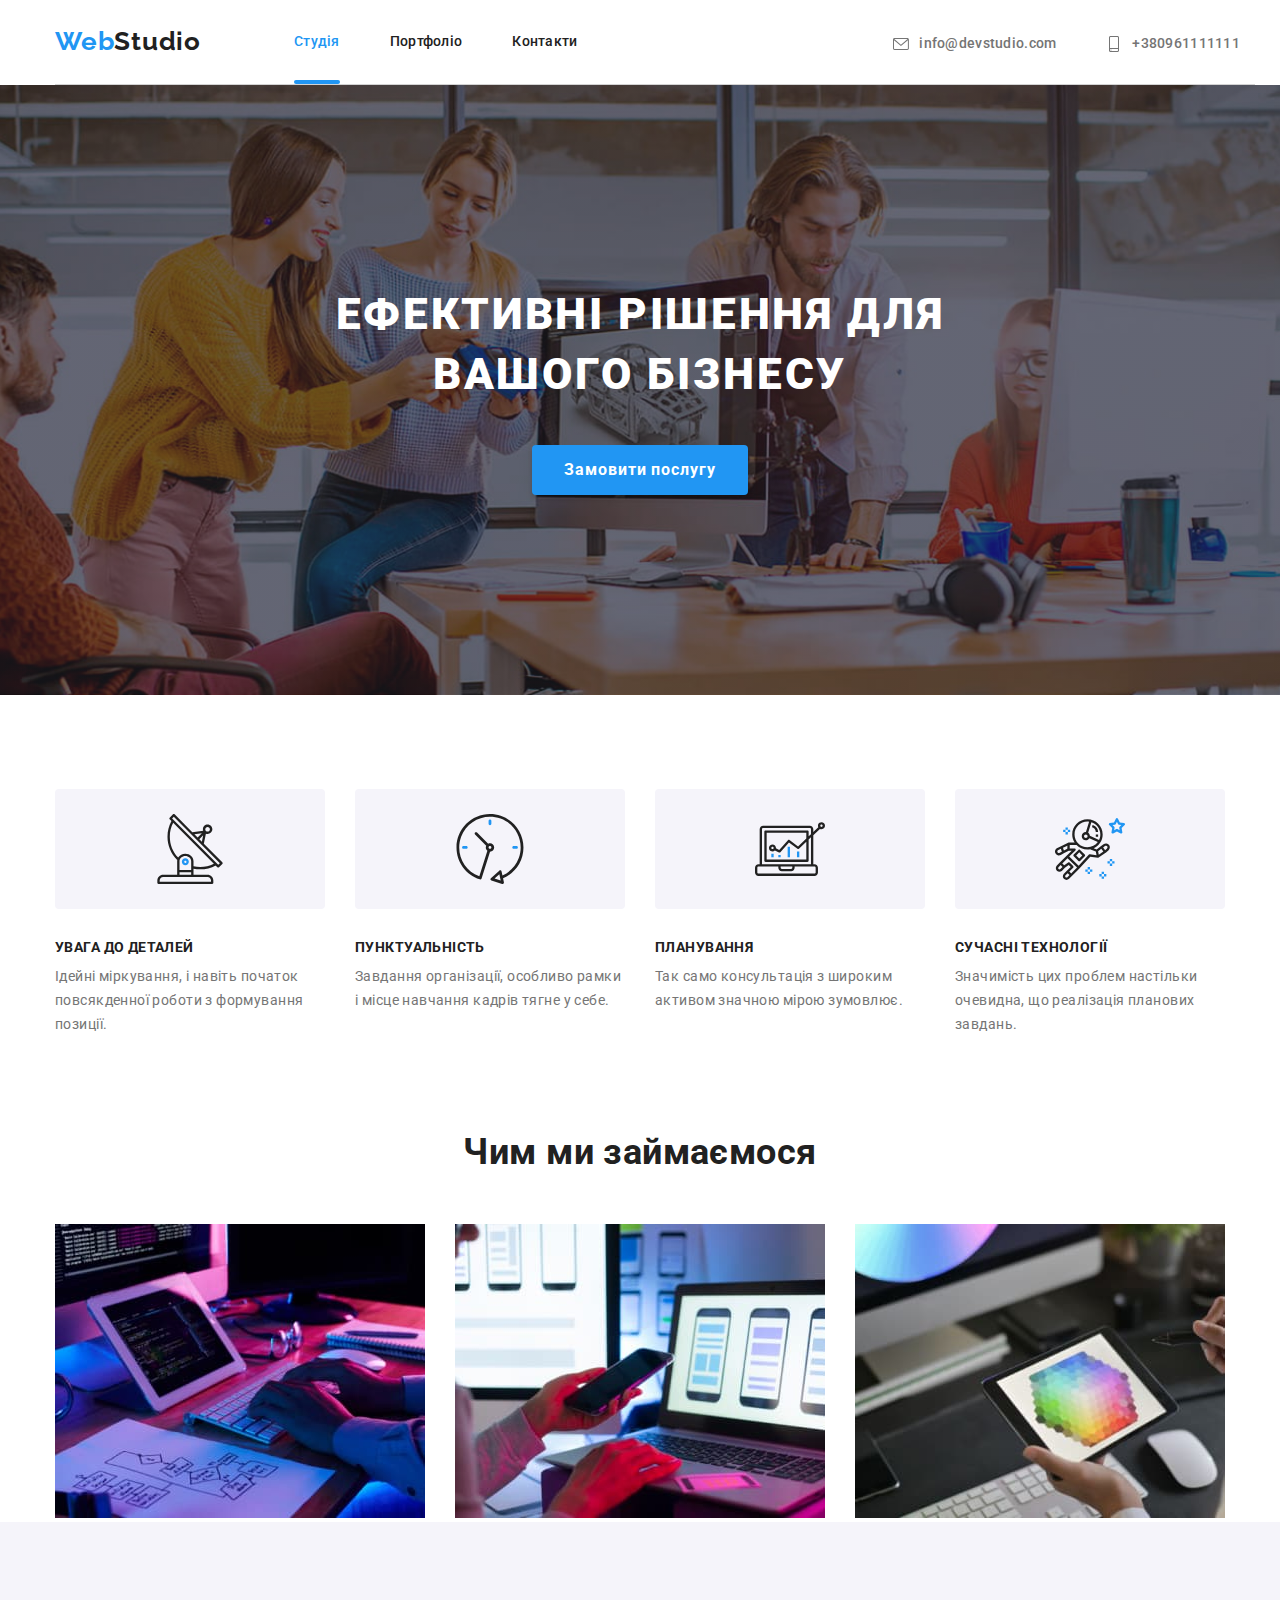
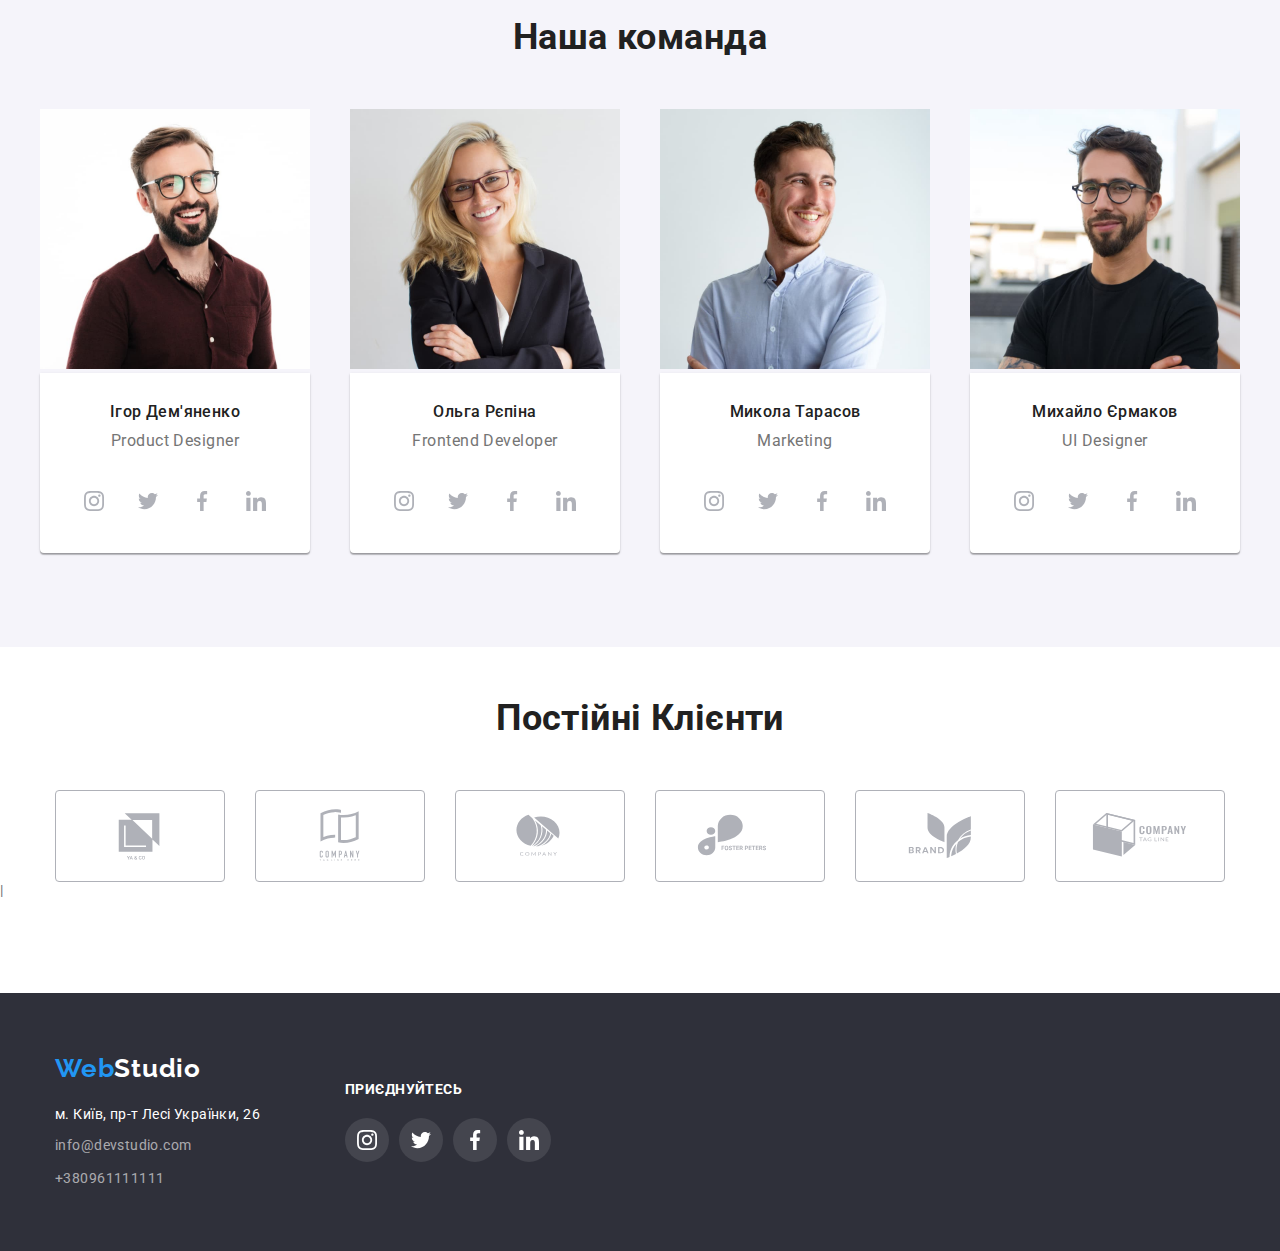
<file: index.html>
<!DOCTYPE html>
<html lang="uk">
  <head>
    <meta charset="UTF-8" />
    <meta http-equiv="X-UA-Compatible" content="IE=edge" />
    <meta name="viewport" content="width=device-width, initial-scale=1.0" />
    <title>Document</title>
    <link
      href="https://fonts.googleapis.com/css2?family=Raleway:wght@700&family=Roboto:wght@400;500;700;900&display=swap"
      rel="stylesheet"
    />
    <link
      rel="stylesheet"
      href="https://cdnjs.cloudflare.com/ajax/libs/modern-normalize/1.1.0/modern-normalize.min.css"
    />
    <link rel="stylesheet" href="./css/styles.css" />
  </head>
  <body class="">
    <header class="container">
      <div class="container header-container header-links">
        <nav class="header-group">
          <a href="./index.html" class="text-decoration logo logo-font logo-margin"
            ><span class="logo logo-font">Web</span>Studio</a
          >
          <ul class="list header-links">
            <li><a href="./index.html" class="current-page link-container">Студія</a></li>
            <li><a href="./portfolio.html" class="text-decoration">Портфоліо</a></li>
            <li><a href="" class="text-decoration">Контакти</a></li>
          </ul>
          <ul class="list rightside-links">
            <li>
              <a href="mailto:info@devstudio.com" class="header-contacts"
                ><svg class="header-icon" height="16" width="16">
                  <use href="./svg/symbol-defs.svg#icon-envelope"></use></svg
                >info@devstudio.com</a
              >
            </li>
            <li>
              <a href="tel:+380961111111" class="header-contacts">
                <svg class="header-icon" height="16" width="16">
                  <use href="./svg/symbol-defs.svg#icon-smartphone"></use></svg
                >+380961111111</a
              >
            </li>
          </ul>
        </nav>
      </div>
    </header>
    <main class="main-container">
      <section class="hero">
        <h1 class="hero-text title">Ефективні рішення для вашого бізнесу</h1>
        <button type="button" class="main-link button-font">Замовити послугу</button>
      </section>

      <section class="benefits-section section">
        <div class="padding-reset">
          <h2 class="visually-hidden title">Наші переваги</h2>
          <ul class="list list-content gap-30">
            <li>
              <div class="icon-container">
                <svg class="benefits-icon">
                  <use href="./svg/symbol-defs.svg#icon-antenna"></use>
                </svg>
              </div>
              <h3 class="benefits title">УВАГА ДО ДЕТАЛЕЙ</h3>
              <p class="benefits-descr">
                Ідейні міркування, і навіть початок повсякденної роботи з формування позиції.
              </p>
            </li>
            <li>
              <div class="icon-container">
                <svg class="benefits-icon">
                  <use href="./svg/symbol-defs.svg#icon-clock"></use>
                </svg>
              </div>
              <h3 class="benefits title">ПУНКТУАЛЬНІСТЬ</h3>
              <p class="benefits-descr">
                Завдання організації, особливо рамки і місце навчання кадрів тягне у себе.
              </p>
            </li>
            <li>
              <div class="icon-container">
                <svg class="benefits-icon">
                  <use href="./svg/symbol-defs.svg#icon-diagram"></use>
                </svg>
              </div>
              <h3 class="benefits title">ПЛАНУВАННЯ</h3>
              <p class="benefits-descr">
                Так само консультація з широким активом значною мірою зумовлює.
              </p>
            </li>
            <li>
              <div class="icon-container">
                <svg class="benefits-icon">
                  <use href="./svg/symbol-defs.svg#icon-astronaut"></use>
                </svg>
              </div>
              <h3 class="benefits title">СУЧАСНІ ТЕХНОЛОГІЇ</h3>
              <p class="benefits-descr">
                Значимість цих проблем настільки очевидна, що реалізація планових завдань.
              </p>
            </li>
          </ul>
        </div>
      </section>
      <section class="section padding-reset container">
        <h2 class="section-article title">Чим ми займаємося</h2>
        <ul class="list list-content">
          <li><img src="./img/box_1.jpg" width="370" alt="рабочий процесс, написание кода" /></li>
          <li><img src="./img/box_2.jpg" width="370" alt="работа над дизайном" /></li>
          <li><img src="./img/box_3.jpg" width="370" alt="подбор цветовой схемы" /></li>
        </ul>
      </section>

      <section class="section container team-section-background">
        <div class="team-section-container">
          <h2 class="section-article title">Наша команда</h2>
          <ul class="list list-content">
            <li class="">
              <img src="./img/img.jpg" width="270" alt="фото дизайнера" />
              <div class="team-card">
                <h3 class="team title">Ігор Дем'яненко</h3>
                <p class="team-spec">Product Designer</p>
                <ul class="socials list">
                  <li class="socials-link-background">
                    <a
                      class="socials-link link"
                      href="https://instagram.com"
                      target="_blank"
                      rel="nofollow noopener noreferrer"
                      aria-label="Instagram"
                    >
                      <svg class="socials-icon" width="20" height="20">
                        <use href="./svg/symbol-defs.svg#icon-instagram"></use>
                      </svg>
                    </a>
                  </li>
                  <li class="socials-link-background">
                    <a
                      class="socials-link link"
                      href="https://twitter.com"
                      aria-label="Twitter"
                      target="_blank"
                      rel="nofollow noopener noreferrer"
                    >
                      <svg class="socials-icon" width="20" height="20">
                        <use href="./svg/symbol-defs.svg#icon-twitter"></use>
                      </svg>
                    </a>
                  </li>
                  <li class="socials-link-background">
                    <a
                      class="socials-link link"
                      href="https://facebook.com"
                      aria-label="Facebook"
                      target="_blank"
                      rel="nofollow noopener noreferrer"
                    >
                      <svg class="socials-icon" width="20" height="20">
                        <use href="./svg/symbol-defs.svg#icon-facebook"></use>
                      </svg>
                    </a>
                  </li>
                  <li class="socials-link-background">
                    <a
                      class="socials-link link"
                      href="https://linkedin.com"
                      aria-label="LinkedIn"
                      target="_blank"
                      rel="nofollow noopener noreferrer"
                    >
                      <svg class="socials-icon" width="20" height="20">
                        <use href="./svg/symbol-defs.svg#icon-linkedin"></use>
                      </svg>
                    </a>
                  </li>
                </ul>
              </div>
            </li>
            <li class="">
              <img src="./img/img_(1).jpg" width="270" alt="фото фронтэнд разработчика" />
              <div class="team-card">
                <h3 class="team title">Ольга Рєпіна</h3>
                <p class="team-spec">Frontend Developer</p>
                <ul class="socials list">
                  <li class="socials-link-background">
                    <a
                      class="socials-link link"
                      href="https://instagram.com"
                      target="_blank"
                      rel="nofollow noopener noreferrer"
                      aria-label="Instagram"
                    >
                      <svg class="socials-icon" width="20" height="20">
                        <use href="./svg/symbol-defs.svg#icon-instagram"></use>
                      </svg>
                    </a>
                  </li>
                  <li class="socials-link-background">
                    <a
                      class="socials-link link"
                      href="https://twitter.com"
                      aria-label="Twitter"
                      target="_blank"
                      rel="nofollow noopener noreferrer"
                    >
                      <svg class="socials-icon" width="20" height="20">
                        <use href="./svg/symbol-defs.svg#icon-twitter"></use>
                      </svg>
                    </a>
                  </li>
                  <li class="socials-link-background">
                    <a
                      class="socials-link link"
                      href="https://facebook.com"
                      aria-label="Facebook"
                      target="_blank"
                      rel="nofollow noopener noreferrer"
                    >
                      <svg class="socials-icon" width="20" height="20">
                        <use href="./svg/symbol-defs.svg#icon-facebook"></use>
                      </svg>
                    </a>
                  </li>
                  <li class="socials-link-background">
                    <a
                      class="socials-link link"
                      href="https://linkedin.com"
                      aria-label="LinkedIn"
                      target="_blank"
                      rel="nofollow noopener noreferrer"
                    >
                      <svg class="socials-icon" width="20" height="20">
                        <use href="./svg/symbol-defs.svg#icon-linkedin"></use>
                      </svg>
                    </a>
                  </li>
                </ul>
              </div>
            </li>
            <li class="">
              <img src="./img/img_(2).jpg" width="270" alt="фото маркетинг менеджера" />
              <div class="team-card">
                <h3 class="team title">Микола Тарасов</h3>
                <p class="team-spec">Marketing</p>
                <ul class="socials list">
                  <li class="socials-link-background">
                    <a
                      class="socials-link link"
                      href="https://instagram.com"
                      target="_blank"
                      rel="nofollow noopener noreferrer"
                      aria-label="Instagram"
                    >
                      <svg class="socials-icon" width="20" height="20">
                        <use href="./svg/symbol-defs.svg#icon-instagram"></use>
                      </svg>
                    </a>
                  </li>
                  <li class="socials-link-background">
                    <a
                      class="socials-link link"
                      href="https://twitter.com"
                      aria-label="Twitter"
                      target="_blank"
                      rel="nofollow noopener noreferrer"
                    >
                      <svg class="socials-icon" width="20" height="20">
                        <use href="./svg/symbol-defs.svg#icon-twitter"></use>
                      </svg>
                    </a>
                  </li>
                  <li class="socials-link-background">
                    <a
                      class="socials-link link"
                      href="https://facebook.com"
                      aria-label="Facebook"
                      target="_blank"
                      rel="nofollow noopener noreferrer"
                    >
                      <svg class="socials-icon" width="20" height="20">
                        <use href="./svg/symbol-defs.svg#icon-facebook"></use>
                      </svg>
                    </a>
                  </li>
                  <li class="socials-link-background">
                    <a
                      class="socials-link link"
                      href="https://linkedin.com"
                      aria-label="LinkedIn"
                      target="_blank"
                      rel="nofollow noopener noreferrer"
                    >
                      <svg class="socials-icon" width="20" height="20">
                        <use href="./svg/symbol-defs.svg#icon-linkedin"></use>
                      </svg>
                    </a>
                  </li>
                </ul>
              </div>
            </li>
            <li class="">
              <img src="./img/img_(3).jpg" width="270" alt="фото дизайнера интерфейса" />
              <div class="team-card">
                <h3 class="team title">Михайло Єрмаков</h3>
                <p class="team-spec">UI Designer</p>
                <ul class="socials list">
                  <li class="socials-link-background">
                    <a
                      class="socials-link link"
                      href="https://instagram.com"
                      target="_blank"
                      rel="nofollow noopener noreferrer"
                      aria-label="Instagram"
                    >
                      <svg class="socials-icon" width="20" height="20">
                        <use href="./svg/symbol-defs.svg#icon-instagram"></use>
                      </svg>
                    </a>
                  </li>
                  <li class="socials-link-background">
                    <a
                      class="socials-link link"
                      href="https://twitter.com"
                      aria-label="Twitter"
                      target="_blank"
                      rel="nofollow noopener noreferrer"
                    >
                      <svg class="socials-icon" width="20" height="20">
                        <use href="./svg/symbol-defs.svg#icon-twitter"></use>
                      </svg>
                    </a>
                  </li>
                  <li class="socials-link-background">
                    <a
                      class="socials-link link"
                      href="https://facebook.com"
                      aria-label="Facebook"
                      target="_blank"
                      rel="nofollow noopener noreferrer"
                    >
                      <svg class="socials-icon" width="20" height="20">
                        <use href="./svg/symbol-defs.svg#icon-facebook"></use>
                      </svg>
                    </a>
                  </li>
                  <li class="socials-link-background">
                    <a
                      class="socials-link link"
                      href="https://linkedin.com"
                      aria-label="LinkedIn"
                      target="_blank"
                      rel="nofollow noopener noreferrer"
                    >
                      <svg class="socials-icon" width="20" height="20">
                        <use href="./svg/symbol-defs.svg#icon-linkedin"></use>
                      </svg>
                    </a>
                  </li>
                </ul>
              </div>
            </li>
          </ul>
        </div>
      </section>
      <section class="clients-container">
        <h3 class="title section-article">Постійні Клієнти</h3>
        <div class="">
          <ul class="list clients-section">
            <li class="">
              <a href="" class="clients-link">
                <svg class="clients-icon" width="106" height="60">
                  <use href="./svg/symbol-defs.svg#icon-Logo1"></use>
                </svg>
              </a>
            </li>
            <li class="">
              <a href="" class="clients-link">
                <svg class="clients-icon" width="106" height="60">
                  <use href="./svg/symbol-defs.svg#icon-Logo2"></use>
                </svg>
              </a>
            </li>
            <li class="">
              <a href="" class="clients-link">
                <svg class="clients-icon" width="106" height="60">
                  <use href="./svg/symbol-defs.svg#icon-Logo3"></use>
                </svg>
              </a>
            </li>
            <li class="">
              <a href="" class="clients-link">
                <svg class="clients-icon" width="106" height="60">
                  <use href="./svg/symbol-defs.svg#icon-Logo4"></use>
                </svg>
              </a>
            </li>
            <li class="">
              <a href="" class="clients-link">
                <svg class="clients-icon" width="106" height="60">
                  <use href="./svg/symbol-defs.svg#icon-Logo5"></use>
                </svg>
              </a>
            </li>
            <li class="">
              <a href="" class="clients-link">
                <svg class="clients-icon" width="106" height="60">
                  <use href="./svg/symbol-defs.svg#icon-Logo6"></use>
                </svg>
              </a>
            </li>
          </ul>
          |
        </div>
      </section>
    </main>
    <footer class="footer">
      <div class="container footer-container">
        <div>
          <a href="./index.html" class="text-decoration logo-font logo-footer"
            ><span class="logo logo-font">Web</span>Studio</a
          >
          <address class="adress-font">
            <ul class="list footer-contacts">
              <li><a href="" class="adress list">м. Київ, пр-т Лесі Українки, 26</a></li>
              <li>
                <a href="mailto:info@devstudio.com" class="adress-info list">info@devstudio.com</a>
              </li>
              <li><a href="tel:+380961111111 " class="adress-info list">+380961111111</a></li>
            </ul>
          </address>
        </div>
        <div>
          <p class="footer-title">приєднуйтесь</p>
          <ul class="socials list background-links">
            <li class="socials-link-background">
              <a
                class="socials-link link"
                href="https://instagram.com"
                target="_blank"
                rel="nofollow noopener noreferrer"
                aria-label="Instagram"
              >
                <svg class="socials-icon-footer" width="20" height="20">
                  <use href="./svg/symbol-defs.svg#icon-instagram"></use>
                </svg>
              </a>
            </li>
            <li class="socials-link-background">
              <a
                class="socials-link link"
                href="https://twitter.com"
                aria-label="Twitter"
                target="_blank"
                rel="nofollow noopener noreferrer"
              >
                <svg class="socials-icon-footer" width="20" height="20">
                  <use href="./svg/symbol-defs.svg#icon-twitter"></use>
                </svg>
              </a>
            </li>
            <li class="socials-link-background">
              <a
                class="socials-link link"
                href="https://facebook.com"
                aria-label="Facebook"
                target="_blank"
                rel="nofollow noopener noreferrer"
              >
                <svg class="socials-icon-footer" width="20" height="20">
                  <use href="./svg/symbol-defs.svg#icon-facebook"></use>
                </svg>
              </a>
            </li>
            <li class="socials-link-background">
              <a
                class="socials-link link"
                href="https://linkedin.com"
                aria-label="LinkedIn"
                target="_blank"
                rel="nofollow noopener noreferrer"
              >
                <svg class="socials-icon-footer" width="20" height="20">
                  <use href="./svg/symbol-defs.svg#icon-linkedin"></use>
                </svg>
              </a>
            </li>
          </ul>
        </div>
      </div>
    </footer>
  </body>
</html>
</file>
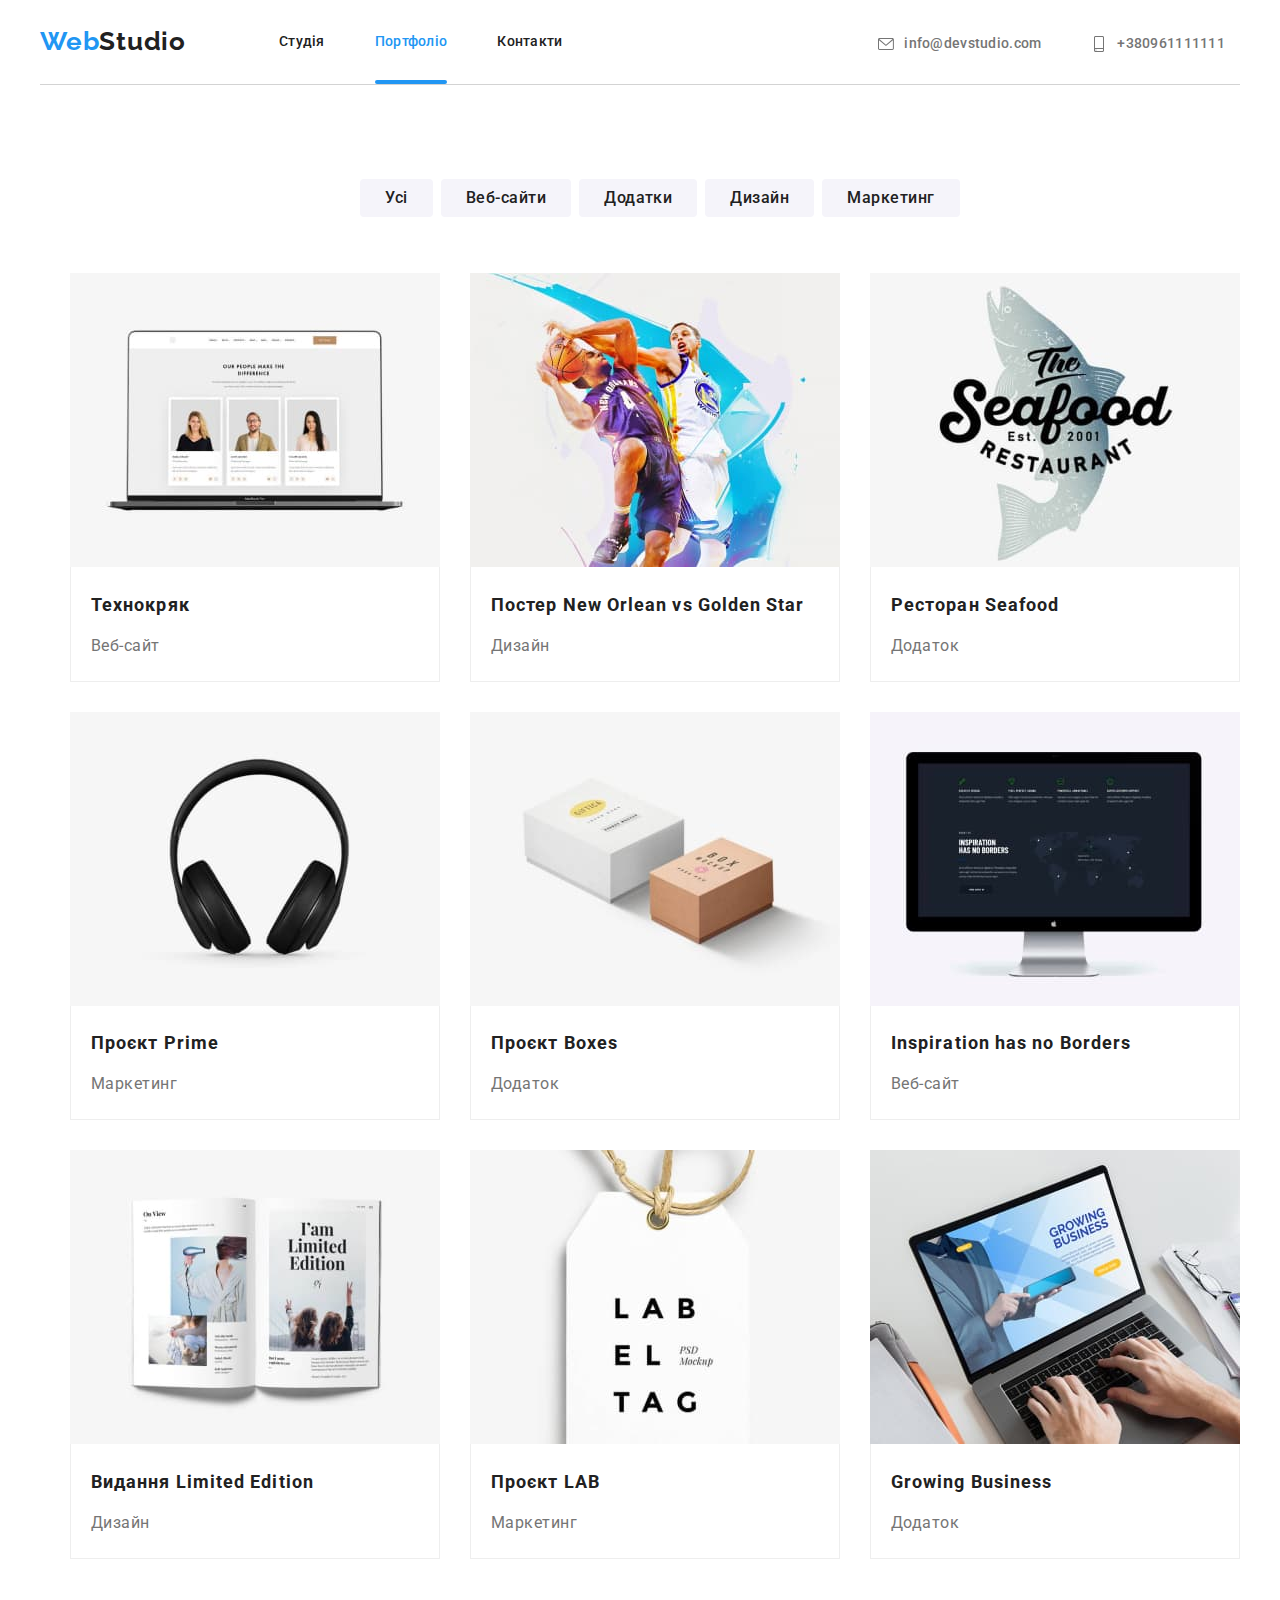
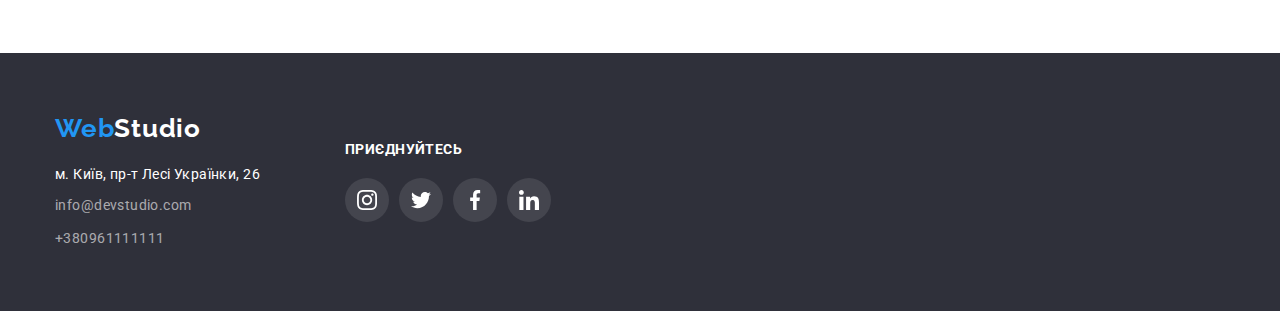
<file: portfolio.html>
<!DOCTYPE html>
<html lang="uk">
  <head>
    <meta charset="UTF-8" />
    <meta http-equiv="X-UA-Compatible" content="IE=edge" />
    <meta name="viewport" content="width=device-width, initial-scale=1.0" />
    <title>Document</title>
    <link
      href="https://fonts.googleapis.com/css2?family=Raleway:wght@700&family=Roboto:wght@400;500;700;900&display=swap"
      rel="stylesheet"
    />
    <link
      rel="stylesheet"
      href="https://cdnjs.cloudflare.com/ajax/libs/modern-normalize/1.1.0/modern-normalize.min.css"
    />
    <link rel="stylesheet" href="./css/styles.css" />
  </head>
  <body class="">
    <header class="header-underline">
      <div class="container header-links header-container">
        <nav class="header-group">
          <a href="./index.html" class="text-decoration logo logo-font logo-margin"
            ><span class="logo logo-font">Web</span>Studio</a
          >
          <ul class="list header-links">
            <li><a href="./index.html" class="text-decoration link-container">Студія</a></li>
            <li><a href="./portfolio.html" class="current-page link-container">Портфоліо</a></li>
            <li><a href="" class="text-decoration link-container">Контакти</a></li>
          </ul>
          <ul class="list rightside-links">
            <li>
              <a href="mailto:info@devstudio.com" class="header-contacts"
                ><svg class="header-icon" height="16" width="16">
                  <use href="./svg/symbol-defs.svg#icon-envelope"></use></svg
                >info@devstudio.com</a
              >
            </li>
            <li>
              <a href="tel:+380961111111" class="header-contacts">
                <svg class="header-icon" height="16" width="16">
                  <use href="./svg/symbol-defs.svg#icon-smartphone"></use></svg
                >+380961111111</a
              >
            </li>
          </ul>
        </nav>
      </div>
    </header>
    <main>
      <section class="section container">
        <h1 class="visually-hidden">Страница Портфолио</h1>
        <ul class="project-filter-container">
          <li><button type="button" class="project-filter filter-button-font">Усі</button></li>
          <li>
            <button type="button" class="project-filter filter-button-font">Веб-сайти</button>
          </li>
          <li>
            <button type="button" class="project-filter filter-button-font">Додатки</button>
          </li>
          <li><button type="button" class="project-filter filter-button-font">Дизайн</button></li>
          <li>
            <button type="button" class="project-filter filter-button-font">Маркетинг</button>
          </li>
        </ul>
        <section class="filter-section">
          <div class="">
            <ul class="list portfolio-list-content">
              <li class="filter-link">
                <a href="" class="filter-content list">
                  <img
                    src="./img/portfolio_img/img.jpg"
                    width="370"
                    alt="превью сайта с тремя карточками участников проекта"
                  />
                  <div class="filter-card">
                    <h2 class="project-name title">Технокряк</h2>
                    <p class="project-category">Веб-сайт</p>
                  </div>
                </a>
              </li>
              <li class="">
                <a href="" class="filter-focus filter-content list">
                  <img
                    src="./img/portfolio_img/img-(1).jpg"
                    width="370"
                    alt="баскетбольный постер, два игрока и мяч"
                  />
                  <div class="filter-card">
                    <h2 class="title project-name">Постер New Orlean vs Golden Star</h2>
                    <p class="project-category">Дизайн</p>
                  </div>
                </a>
              </li>
              <li class="">
                <a href="" class="filter-focus filter-content list">
                  <img
                    src="./img/portfolio_img/img-(2).jpg"
                    width="370"
                    alt="рекламный баннер ресторана с изображенеим его названия и рыбы на заднем фоне"
                  />
                  <div class="filter-card">
                    <h2 class="title project-name">Ресторан Seafood</h2>
                    <p class="project-category">Додаток</p>
                  </div>
                </a>
              </li>
              <li class="">
                <a href="" class="filter-focus filter-content list">
                  <img
                    src="./img/portfolio_img/img-(3).jpg"
                    width="370"
                    alt="накладные полноразмерные наушники"
                  />
                  <div class="filter-card">
                    <h2 class="title project-name">Проєкт Prime</h2>
                    <p class="project-category">Маркетинг</p>
                  </div>
                </a>
              </li>
              <li class="">
                <a href="" class="filter-focus filter-content list">
                  <img
                    src="./img/portfolio_img/img-(4).jpg"
                    width="370"
                    alt="две коробки с подписями"
                  />
                  <div class="filter-card">
                    <h2 class="title project-name">Проєкт Boxes</h2>
                    <p class="project-category">Додаток</p>
                  </div>
                </a>
              </li>
              <li class="">
                <a href="" class="filter-focus filter-content list">
                  <img
                    src="./img/portfolio_img/img-(5).jpg"
                    width="370"
                    alt="пользовательский интерфейс сайта на мониторе"
                  />
                  <div class="filter-card">
                    <h2 class="title project-name">Inspiration has no Borders</h2>
                    <p class="project-category">Веб-сайт</p>
                  </div>
                </a>
              </li>
              <li class="">
                <a href="" class="filter-focus filter-content list">
                  <img
                    src="./img/portfolio_img/img-(6).jpg"
                    width="370"
                    alt="книга с иллюстрациями и подписями к ним"
                  />
                  <div class="filter-card">
                    <h2 class="title project-name">Видання Limited Edition</h2>
                    <p class="project-category">Дизайн</p>
                  </div>
                </a>
              </li>
              <li>
                <a href="" class="filter-focus filter-content list">
                  <img
                    src="./img/portfolio_img/img-(7).jpg"
                    width="370"
                    alt="ярлык на верёвочке с логотипом проекта"
                  />
                  <div class="filter-card">
                    <h2 class="title project-name">Проєкт LAB</h2>
                    <p class="project-category">Маркетинг</p>
                  </div>
                </a>
              </li>
              <li class="">
                <a href="" class="filter-focus filter-content list">
                  <img
                    src="./img/portfolio_img/img-(8).jpg"
                    width="370"
                    alt="человек просматривающий домашнюю страницу проекта"
                  />
                  <div class="filter-card">
                    <h2 class="title project-name">Growing Business</h2>
                    <p class="project-category">Додаток</p>
                  </div>
                </a>
              </li>
            </ul>
          </div>
        </section>
      </section>
    </main>
    <footer class="footer">
      <div class="container footer-container">
        <div>
          <a href="./index.html" class="text-decoration logo-font logo-footer"
            ><span class="logo logo-font">Web</span>Studio</a
          >
          <address class="adress-font">
            <ul class="list footer-contacts">
              <li><a href="" class="adress list">м. Київ, пр-т Лесі Українки, 26</a></li>
              <li>
                <a href="mailto:info@devstudio.com" class="adress-info list">info@devstudio.com</a>
              </li>
              <li><a href="tel:+380961111111 " class="adress-info list">+380961111111</a></li>
            </ul>
          </address>
        </div>
        <div>
          <p class="footer-title">приєднуйтесь</p>
          <ul class="socials list background-links">
            <li class="socials-link-background">
              <a
                class="socials-link link"
                href="https://instagram.com"
                target="_blank"
                rel="nofollow noopener noreferrer"
                aria-label="Instagram"
              >
                <svg class="socials-icon-footer" width="20" height="20">
                  <use href="./svg/symbol-defs.svg#icon-instagram"></use>
                </svg>
              </a>
            </li>
            <li class="socials-link-background">
              <a
                class="socials-link link"
                href="https://twitter.com"
                aria-label="Twitter"
                target="_blank"
                rel="nofollow noopener noreferrer"
              >
                <svg class="socials-icon-footer" width="20" height="20">
                  <use href="./svg/symbol-defs.svg#icon-twitter"></use>
                </svg>
              </a>
            </li>
            <li class="socials-link-background">
              <a
                class="socials-link link"
                href="https://facebook.com"
                aria-label="Facebook"
                target="_blank"
                rel="nofollow noopener noreferrer"
              >
                <svg class="socials-icon-footer" width="20" height="20">
                  <use href="./svg/symbol-defs.svg#icon-facebook"></use>
                </svg>
              </a>
            </li>
            <li class="socials-link-background">
              <a
                class="socials-link link"
                href="https://linkedin.com"
                aria-label="LinkedIn"
                target="_blank"
                rel="nofollow noopener noreferrer"
              >
                <svg class="socials-icon-footer" width="20" height="20">
                  <use href="./svg/symbol-defs.svg#icon-linkedin"></use>
                </svg>
              </a>
            </li>
          </ul>
        </div>
      </div>
    </footer>
  </body>
</html>
</file>
<file: css/styles.css>
/* основной текст #757575; */
/* вторичный текст #212121; */
/* акцент #2196F3; */
/* белый текст шрифта #ffffff */
:root {
  --primary-text-color: #757575;
  --title-text-color: #212121;
  --accent-text-color: #2196f3;
  --white-text-color: #ffffff;
  --background-color: #2f303a;
  --footer-adress-text-color-alfa: rgba(255, 255, 255, 0.6);
  --filter-backfround-color: #f5f4fa;
  --project-filter-focus: 0px 3px 1px rgba(0, 0, 0, 0.1), 0px 1px 2px rgba(0, 0, 0, 0.08),
    0px 2px 2px rgba(0, 0, 0, 0.12);
}

html {
  box-sizing: border-box;
}

*,
*::before,
*::after {
  box-sizing: inherit;
}

body {
  font-family: roboto, sans-serif;
  color: var(--primary-text-color);
  line-height: 1.2;
  letter-spacing: 0.03em;
  font-size: 14px;
}

h1,
h2,
h3,
h4,
h5,
h6,
p,
ul {
  margin-top: 0;
  margin-bottom: 0;
}

.container {
  width: 1200px;
  padding-left: 15px;
  padding-right: 15px;
  margin: 0 auto;
}

.section {
  padding-top: 94px;
  padding-bottom: 94px;
}

.logo {
  font-family: 'Raleway', sans-serif;
  font-style: normal;
  font-weight: 700;
  font-size: 26px;
  line-height: 1.2;
  letter-spacing: 0.03em;
  color: var(--accent-text-color);
  list-style-type: none;
}

.logo-font {
  font-family: Raleway, sans-serif;
  font-style: normal;
  font-weight: 700;
  font-size: 26px;
  line-height: 1.2;
  letter-spacing: 0.03em;
  padding-top: 24px;
  padding-bottom: 25px;
}

.header-container {
  display: flex;
  border-bottom: 1px solid lightgrey;
}

.header-links {
  color: var(--primary-text-color);
  list-style-type: none;
  font-weight: 500;
  font-size: 14px;
  line-height: 1.14;
  letter-spacing: 0.02em;
  display: flex;
  padding-left: 0;
  align-items: stretch;
  height: 100%;

}

.header-links>li>a {
  height: 100%;
  text-align: center;
  display: flex;
  align-items: center;
  justify-content: center;
}

.header-links>li:not(:last-of-type) {
  margin-right: 50px;
}


.header-group {
  display: flex;
  flex-wrap: nowrap;
  justify-content: left;
  width: 100%;
  align-items: center;
}

.header-contacts {
  display: inline-block;
  color: var(--primary-text-color);
  margin-top: 32px;
  margin-bottom: 32px;
  list-style-type: none;
  font-weight: 500;
  font-size: 14px;
  line-height: 1.14;
  letter-spacing: 0.02em;
  text-decoration: none;
}

.logo-margin {
  margin-right: 93px;
}

.rightside-links {
  display: flex;
  justify-content: flex-end;
  flex-wrap: nowrap;
  margin-left: auto;
  padding-left: 0;
}

.rightside-links>li:not(:last-of-type) {
  margin-right: 50px;
}

.header-links a:hover,
.header-links a:focus {
  color: var(--accent-text-color);

}

.rightside-links a:hover .header-icon,
.rightside-links a:focus .header-icon {
  fill: #2196f3;
}


.clients-icon {
  fill: #afb1b8;
}

.clients-link :hover,
.clients-link :focus {
  fill: var(var--accent-text-color);
}

.current-page {
  position: relative;
  color: var(--accent-text-color);
  text-decoration: none;
  list-style-type: none;
}

.current-page::after {
  display: block;
  content: '';
  width: 100%;
  position: absolute;
  bottom: 0;
  left: 0;
  height: 4px;
  border-radius: 2px;
  background-color: var(--accent-text-color);
}

.title {
  color: var(--title-text-color);
}

.hero {
  background-image: linear-gradient(rgba(47, 48, 58, 0.4), rgba(47, 48, 58, 0.4)),
    url(../img/background_img/Img.jpg);
  background-repeat: no-repeat;
  background-position: center;
  background-size: cover;
  text-align: center;
  margin-top: 0px;
  margin-left: auto;
  margin-right: auto;
  padding-top: 200px;
  padding-bottom: 200px;
  max-width: 1600px;
}

.hero-text {
  color: var(--white-text-color);
  letter-spacing: 0.06em;
  text-transform: uppercase;
  font-weight: 900;
  font-size: 44px;
  line-height: 1.36;
  width: 696px;
  margin-left: auto;
  margin-right: auto;
  margin-bottom: 40px;
}



.main-link {
  color: var(--white-text-color);
  background-color: var(--accent-text-color);
  box-shadow: 0px 4px 4px rgba(0, 0, 0, 0.15);
  border-radius: 4px;
  width: 216px;
  height: 50px;
  border: none;
}

.button-font {
  font-weight: 700;
  font-size: 16px;
  line-height: 1.87;
  letter-spacing: 0.06em;
}

.project-name {
  font-weight: 700;
  font-size: 18px;
  line-height: 2;
  letter-spacing: 0.06em;
  margin-bottom: 4px;
}

.filter-card {
  margin-top: -4px;
  padding: 20px;
  background: #ffffff;
  border: 1px solid #eeeeee;
  border-top: none;

}

.project-category {
  font-size: 16px;
  line-height: 30px;
  letter-spacing: 0.03em;
  padding-top: 4px;
  color: var(--primary-text-color);
}

.benefits-section {
  display: flex;
  flex-direction: row;
  justify-content: center;
  row-gap: 30px;
  width: 1200px;
  padding-left: 15px;
  padding-right: 15px;
  margin-left: 85px;
  margin-right: 85px;
  margin: 0 auto;
}

.benefits {
  text-transform: uppercase;
  font-size: 14px;
  line-height: 1.2;
  text-transform: uppercase;
  padding-bottom: 10px;
}

.benefits-descr {
  line-height: 1.71;
  letter-spacing: 0.03em;
}

.section-article {
  font-size: 36px;
  line-height: 1.2;
  text-align: center;
  margin-bottom: 50px;
}

.list-content {
  display: flex;
  justify-content: center;
  justify-content: space-between;
  padding-left: 0;
}

.portfolio-list-content {
  display: flex;
  justify-content: space-between;
  justify-content: center;
  padding-left: 0;
  flex-wrap: wrap;
  gap: 30px;
}

.team-card {
  padding-left: 32px;
  padding-right: 32px;
  padding-bottom: 30px;
  padding-top: 30px;
  display: flex;
  flex-wrap: nowrap;
  flex-direction: column;
  justify-content: space-around;
  text-align: center;
  background: #ffffff;
  box-shadow: 0px 1px 3px rgba(0, 0, 0, 0.12), 0px 1px 1px rgba(0, 0, 0, 0.14),
    0px 2px 1px rgba(0, 0, 0, 0.2);
  border-radius: 0px 0px 4px 4px;
  width: 270px;
  left: 1115px;
  top: 1632px;
}

.team {
  font-weight: 500;
  font-size: 16px;
  line-height: 1.18;
}

.team-spec {
  font-size: 16px;
  line-height: 1.18;
  letter-spacing: 0.03em;
  margin-top: 10px;
  margin-bottom: 28px;
}

.team-section-background {
  display: flex;
  justify-content: center;
  background-color: #F5F4FA;
  margin: 0;
  width: 100%;
}

.team-section-container {
  width: 1200px;

}

.adress {
  color: var(--white-text-color);
}

.project-filter {
  color: var(--title-text-color);
  background-color: var(--filter-backfround-color);
  border: none;
  font-family: inherit;
  font-weight: 500;
  font-size: 16px;
  line-height: 1.62;
  text-align: center;
  letter-spacing: 0.03em;
  cursor: pointer;
  background: #f5f4fa;
  border-radius: 4px;
  padding: 6px 25px;
}

.project-filter:hover,
.project-filter:focus {
  color: var(--white-text-color);
  background-color: var(--accent-text-color);
  box-shadow: var(--project-filter-focus);
  background: #2196f3;
  box-shadow: 0px 3px 1px rgba(0, 0, 0, 0.1), 0px 1px 2px rgba(0, 0, 0, 0.08),
    0px 2px 2px rgba(0, 0, 0, 0.12);
  border-radius: 4px;
  outline: none;
}

.project-filter-container {
  list-style-type: none;
  list-style-type: none;
  display: flex;
  justify-content: center;
  gap: 8px;
  margin-bottom: 56px;


}

.list {
  text-decoration: none;
  list-style-type: none;
}

.filter-content {
  display: block;
  gap: 30px;
  padding-left: 0;
}

.filter-link {
  width: 370px;

}

.filter-section {
  display: flex;
  width: 1200px;
  box-sizing: border-box;
}

.filter-content:hover,
.filter-content:focus {
  box-shadow: 0px 1px 1px rgba(0, 0, 0, 0.12), 0px 4px 4px rgba(0, 0, 0, 0.06),
    1px 4px 6px rgba(0, 0, 0, 0.16);
}

.text-decoration {
  text-decoration: none;
  color: var(--title-text-color);
}

.main-container {
  margin-bottom: 0;
}

.footer {
  background-color: var(--background-color);
  padding-top: 60px;
  padding-bottom: 60px;
}

.footer .logo-footer {
  padding-top: 0;
  padding-bottom: 0;
  margin-bottom: 20px;
  color: var(--white-text-color);
  display: block;
}

.footer-contacts {
  padding-left: 0;
  margin-right: 15px;
}

.footer-contacts>li {
  line-height: 21px;
}

.footer-contacts>li:not(:last-of-type) {
  margin-bottom: 9px;
}

.footer-title {
  margin-bottom: 20px;
  line-height: 1.14;
  text-transform: uppercase;
  font-weight: 700;
  font-size: 14px;
  letter-spacing: 0.03em;
  color: var(--white-text-color);
  width: 100%;
  height: 100%;
}

.footer-container {
  display: flex;
  align-items: center;
}

.footer-container>div:not(:last-of-type) {
  margin-right: 70px;
}

.adress-font {
  font-style: normal;
}

.adress-info {
  color: var(--footer-adress-text-color-alfa);
  font-weight: 400;
  font-size: 14px;
  line-height: 1.71;
  letter-spacing: 0.03em;
}

.adress-info:hover,
.adress-info:focus {
  color: var(--accent-text-color);
}

.visually-hidden {
  position: absolute;
  width: 1px;
  height: 1px;
  margin: -1px;
  border: none;
  margin: 0;
  white-space: nowrap;
  clip-path: inset(100%);
  clip: rect(0 0 0 0);
  overflow: hidden;
  padding-top: 0;
}

.padding-reset {
  padding-bottom: 0;
  padding-top: 0;
}

.header-icon {
  position: relative;
  top: 4px;
  margin-right: 10px;
  fill: #757575;
}

.benefits-icon {
  width: 70px;
  height: 70px;
}

.icon-container {
  width: 270px;
  height: 120px;
  display: flex;
  align-items: center;
  justify-content: center;
  background-color: #f5f4fa;
  border-radius: 4px;
  margin-bottom: 30px;
}

.gap-30>li:not(:last-of-type) {
  margin-right: 30px;
}

.footer-socials-icon {
  width: 100%;
  height: 100%;
  display: flex;
  align-items: center;
  justify-content: center;
}

.socials {
  padding: 0;
  display: flex;
  flex-wrap: nowrap;
  align-items: center;
  justify-content: space-between;
}

.socials>li>a {
  display: flex;
  align-items: center;
  justify-content: center;
  width: 44px;
  height: 44px;
  border-radius: 100%;
  background-color: #fff;
}

.socials>li>a>svg {
  fill: #afb1b8;
}

.socials>li>a:hover,
.socials>li>a:focus {
  background-color: var(--accent-text-color);
  outline: none;
}

.socials>li>a:hover>svg,
.socials>li>a:focus>svg {
  fill: var(--white-text-color);
}

.socials-icon-footer {
  stroke: ffffff;
  fill: #ffffff;
}

.clients-container {
  padding-top: 50px;
  padding-bottom: 94px
}

.clients-section {
  padding-left: 0;
  display: flex;
  align-items: center;
  justify-content: center;
  flex-wrap: nowrap;
  gap: 30px;

}

.clients-section>li>a {
  width: 170px;
  height: 92px;
  display: flex;
  align-items: center;
  justify-content: center;
  box-sizing: border-box;
  border: 1px solid #afb1b8;
  border-radius: 4px;
}

.clients-section>li>a:hover,
.clients-section>li>a:focus {
  border-color: var(--accent-text-color);
  outline: none;
}

.clients-section>li>a:hover>svg,
.clients-section>li>a:focus>svg {
  fill: var(--accent-text-color);
}

.background-links {
  padding-left: 0;
  padding-right: 0;
}

.background-links>li:not(:last-of-type) {
  margin-right: 10px;
}

.background-links>li>a {
  background-color: rgba(255, 255, 255, 0.1);
}

.background-links>li>a>svg {
  fill: var(--white-text-color);
}
</file>
